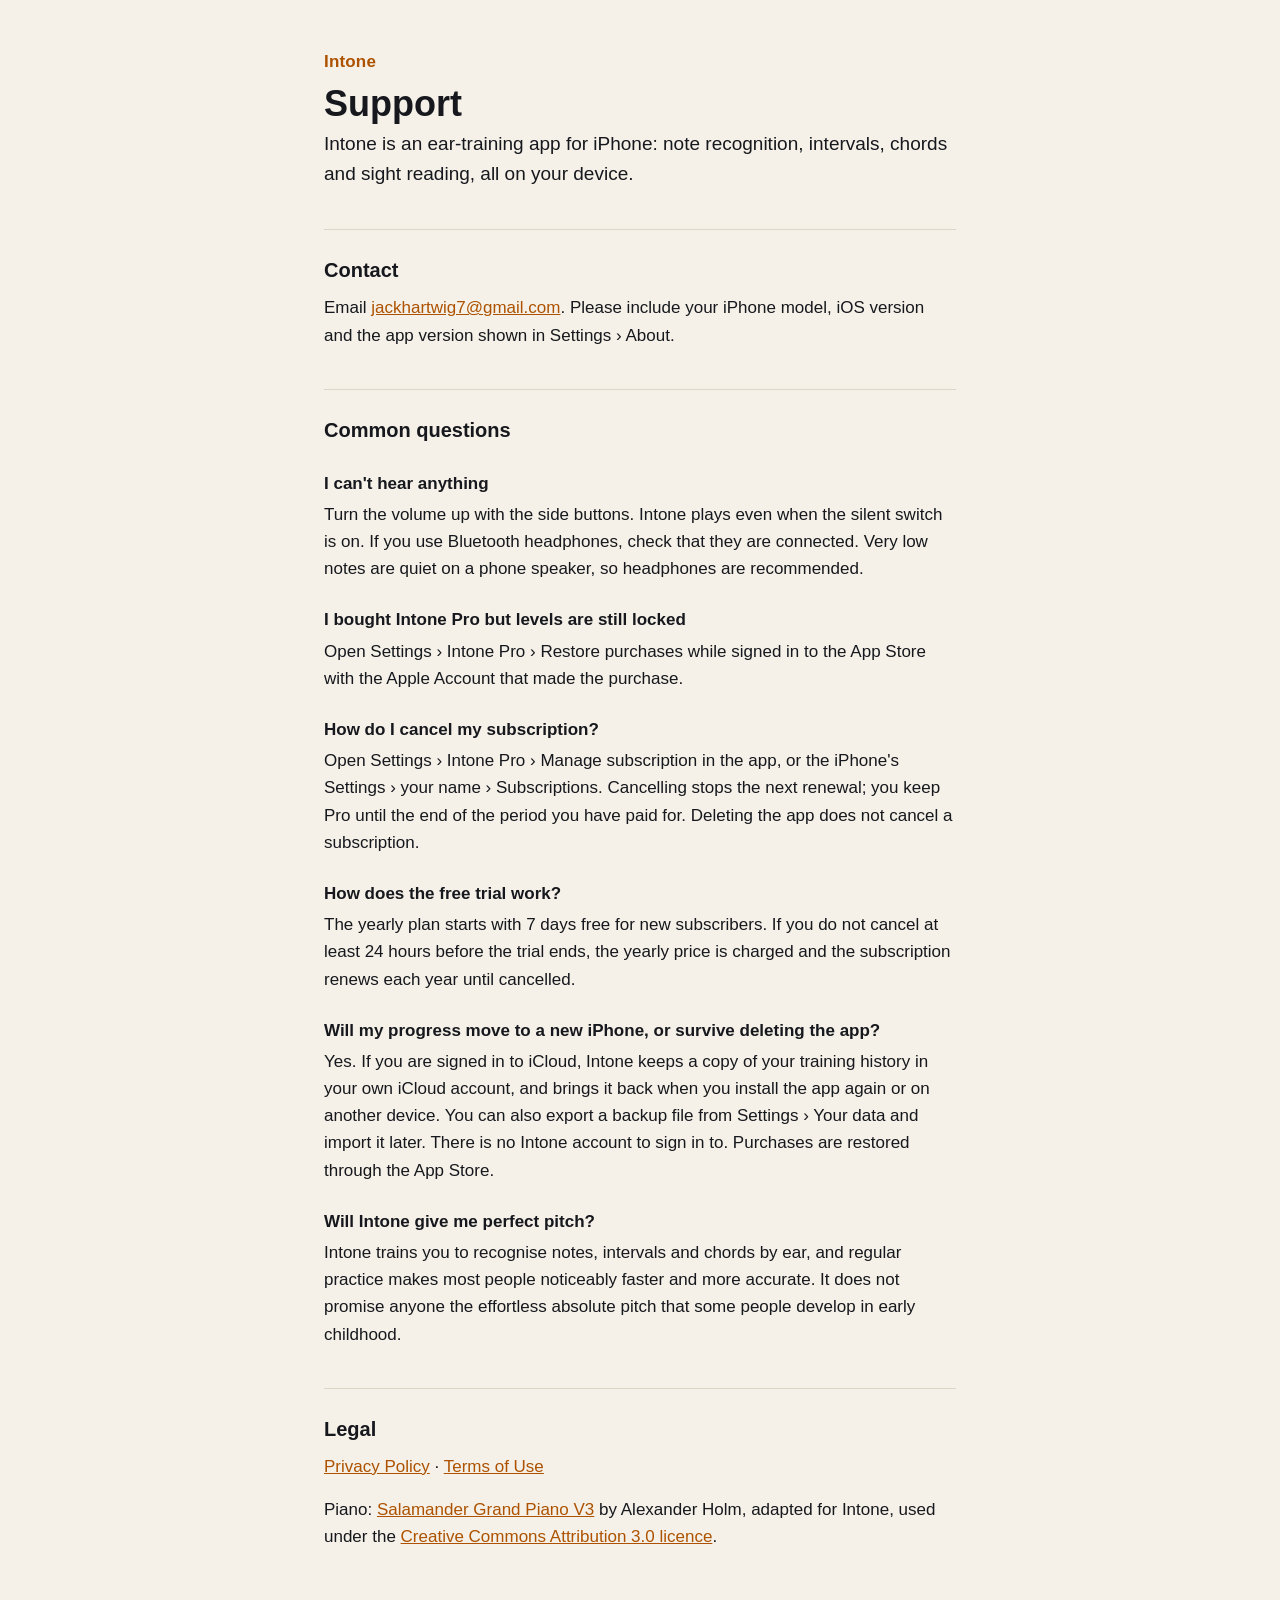
<file: index.html>
<!doctype html>
<html lang="en">
<head>
<meta charset="utf-8">
<meta name="viewport" content="width=device-width, initial-scale=1">
<title>Intone — Support</title>
<link rel="stylesheet" href="style.css">
</head>
<body>
<main>
  <span class="brand">Intone</span>
  <h1>Support</h1>
  <p class="lead">Intone is an ear-training app for iPhone: note recognition, intervals, chords and sight reading, all on your device.</p>

  <h2>Contact</h2>
  <p>Email <a href="mailto:jackhartwig7@gmail.com">jackhartwig7@gmail.com</a>. Please include your iPhone model, iOS version and the app version shown in Settings &rsaquo; About.</p>

  <h2>Common questions</h2>

  <h3>I can't hear anything</h3>
  <p>Turn the volume up with the side buttons. Intone plays even when the silent switch is on. If you use Bluetooth headphones, check that they are connected. Very low notes are quiet on a phone speaker, so headphones are recommended.</p>

  <h3>I bought Intone Pro but levels are still locked</h3>
  <p>Open Settings &rsaquo; Intone Pro &rsaquo; Restore purchases while signed in to the App Store with the Apple Account that made the purchase.</p>

  <h3>How do I cancel my subscription?</h3>
  <p>Open Settings &rsaquo; Intone Pro &rsaquo; Manage subscription in the app, or the iPhone's Settings &rsaquo; your name &rsaquo; Subscriptions. Cancelling stops the next renewal; you keep Pro until the end of the period you have paid for. Deleting the app does not cancel a subscription.</p>

  <h3>How does the free trial work?</h3>
  <p>The yearly plan starts with 7 days free for new subscribers. If you do not cancel at least 24 hours before the trial ends, the yearly price is charged and the subscription renews each year until cancelled.</p>

  <h3>Will my progress move to a new iPhone, or survive deleting the app?</h3>
  <p>Yes. If you are signed in to iCloud, Intone keeps a copy of your training history in your own iCloud account, and brings it back when you install the app again or on another device. You can also export a backup file from Settings &rsaquo; Your data and import it later. There is no Intone account to sign in to. Purchases are restored through the App Store.</p>

  <h3>Will Intone give me perfect pitch?</h3>
  <p>Intone trains you to recognise notes, intervals and chords by ear, and regular practice makes most people noticeably faster and more accurate. It does not promise anyone the effortless absolute pitch that some people develop in early childhood.</p>

  <h2>Legal</h2>
  <p><a href="privacy.html">Privacy Policy</a> &middot; <a href="https://www.apple.com/legal/internet-services/itunes/dev/stdeula/">Terms of Use</a></p>
  <p>Piano: <a href="https://github.com/sfzinstruments/SalamanderGrandPiano">Salamander Grand Piano V3</a> by Alexander Holm, adapted for Intone, used under the <a href="https://creativecommons.org/licenses/by/3.0/">Creative Commons Attribution 3.0 licence</a>.</p>
</main>
</body>
</html>
</file>
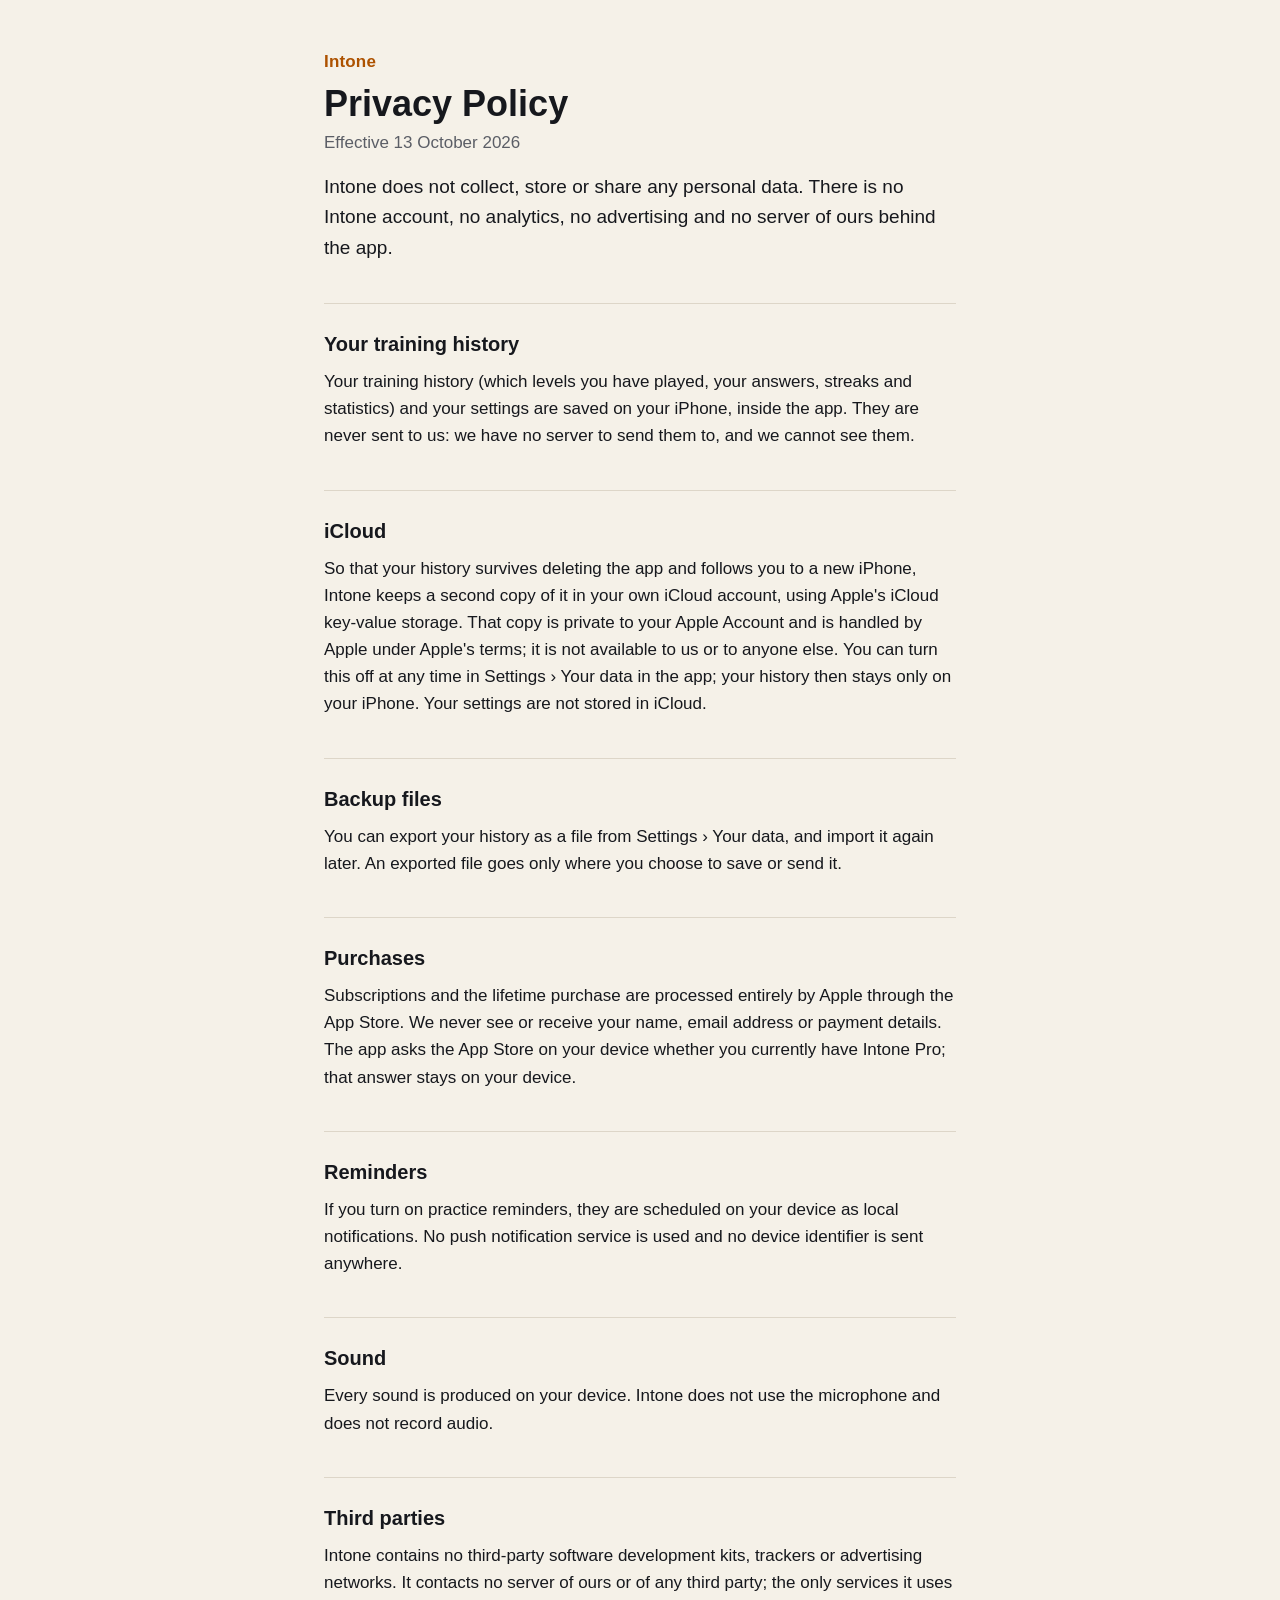
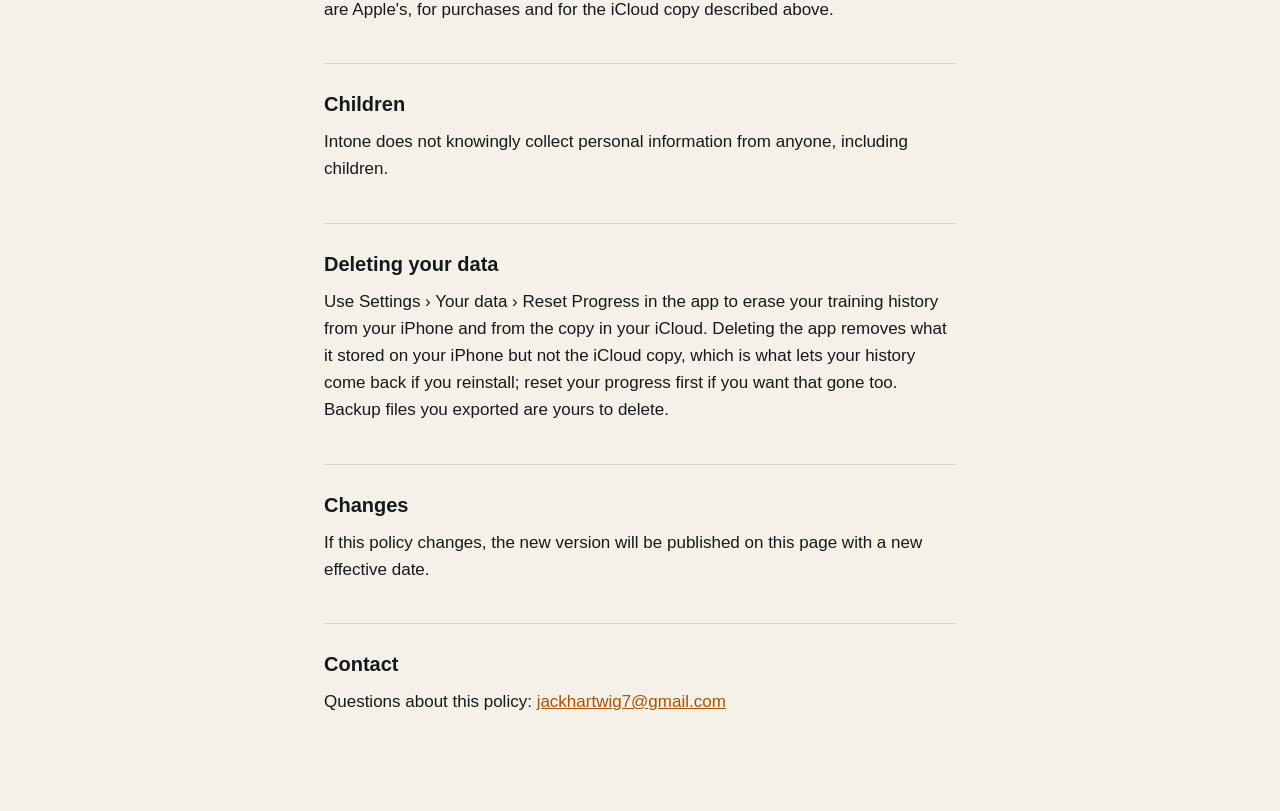
<file: privacy.html>
<!doctype html>
<html lang="en">
<head>
<meta charset="utf-8">
<meta name="viewport" content="width=device-width, initial-scale=1">
<title>Intone — Privacy Policy</title>
<link rel="stylesheet" href="style.css">
</head>
<body>
<main>
  <a class="brand" href="index.html">Intone</a>
  <h1>Privacy Policy</h1>
  <p class="meta">Effective 13 October 2026</p>

  <p class="lead">Intone does not collect, store or share any personal data. There is no Intone account, no analytics, no advertising and no server of ours behind the app.</p>

  <h2>Your training history</h2>
  <p>Your training history (which levels you have played, your answers, streaks and statistics) and your settings are saved on your iPhone, inside the app. They are never sent to us: we have no server to send them to, and we cannot see them.</p>

  <h2>iCloud</h2>
  <p>So that your history survives deleting the app and follows you to a new iPhone, Intone keeps a second copy of it in your own iCloud account, using Apple's iCloud key-value storage. That copy is private to your Apple Account and is handled by Apple under Apple's terms; it is not available to us or to anyone else. You can turn this off at any time in Settings &rsaquo; Your data in the app; your history then stays only on your iPhone. Your settings are not stored in iCloud.</p>

  <h2>Backup files</h2>
  <p>You can export your history as a file from Settings &rsaquo; Your data, and import it again later. An exported file goes only where you choose to save or send it.</p>

  <h2>Purchases</h2>
  <p>Subscriptions and the lifetime purchase are processed entirely by Apple through the App Store. We never see or receive your name, email address or payment details. The app asks the App Store on your device whether you currently have Intone Pro; that answer stays on your device.</p>

  <h2>Reminders</h2>
  <p>If you turn on practice reminders, they are scheduled on your device as local notifications. No push notification service is used and no device identifier is sent anywhere.</p>

  <h2>Sound</h2>
  <p>Every sound is produced on your device. Intone does not use the microphone and does not record audio.</p>

  <h2>Third parties</h2>
  <p>Intone contains no third-party software development kits, trackers or advertising networks. It contacts no server of ours or of any third party; the only services it uses are Apple's, for purchases and for the iCloud copy described above.</p>

  <h2>Children</h2>
  <p>Intone does not knowingly collect personal information from anyone, including children.</p>

  <h2>Deleting your data</h2>
  <p>Use Settings &rsaquo; Your data &rsaquo; Reset Progress in the app to erase your training history from your iPhone and from the copy in your iCloud. Deleting the app removes what it stored on your iPhone but not the iCloud copy, which is what lets your history come back if you reinstall; reset your progress first if you want that gone too. Backup files you exported are yours to delete.</p>

  <h2>Changes</h2>
  <p>If this policy changes, the new version will be published on this page with a new effective date.</p>

  <h2>Contact</h2>
  <p>Questions about this policy: <a href="mailto:jackhartwig7@gmail.com">jackhartwig7@gmail.com</a></p>
</main>
</body>
</html>
</file>
<file: style.css>
:root {
  --background: #f5f1e8;
  --text: #16181d;
  --secondary: #5b5e66;
  --accent: #ad5200;
  --rule: #ddd6c8;
}

@media (prefers-color-scheme: dark) {
  :root {
    --background: #0b0d12;
    --text: #f3efe6;
    --secondary: #a9a69e;
    --accent: #ffb44c;
    --rule: #23262e;
  }
}

* { box-sizing: border-box; }

body {
  margin: 0;
  background: var(--background);
  color: var(--text);
  font: 17px/1.6 -apple-system, BlinkMacSystemFont, "Segoe UI", Roboto, sans-serif;
  -webkit-font-smoothing: antialiased;
}

main {
  max-width: 42rem;
  margin: 0 auto;
  padding: 3rem 1.25rem 5rem;
}

.brand {
  display: inline-block;
  font-weight: 700;
  letter-spacing: 0.01em;
  color: var(--accent);
  text-decoration: none;
}

h1 {
  font-size: 2.25rem;
  line-height: 1.15;
  margin: 0.5rem 0 0.25rem;
}

h2 {
  font-size: 1.25rem;
  margin: 2.5rem 0 0.5rem;
  padding-top: 1.5rem;
  border-top: 1px solid var(--rule);
}

h3 {
  font-size: 1.0625rem;
  margin: 1.5rem 0 0.25rem;
}

p { margin: 0 0 1rem; }

.lead { font-size: 1.1875rem; }

.meta { color: var(--secondary); }

a { color: var(--accent); }
</file>
